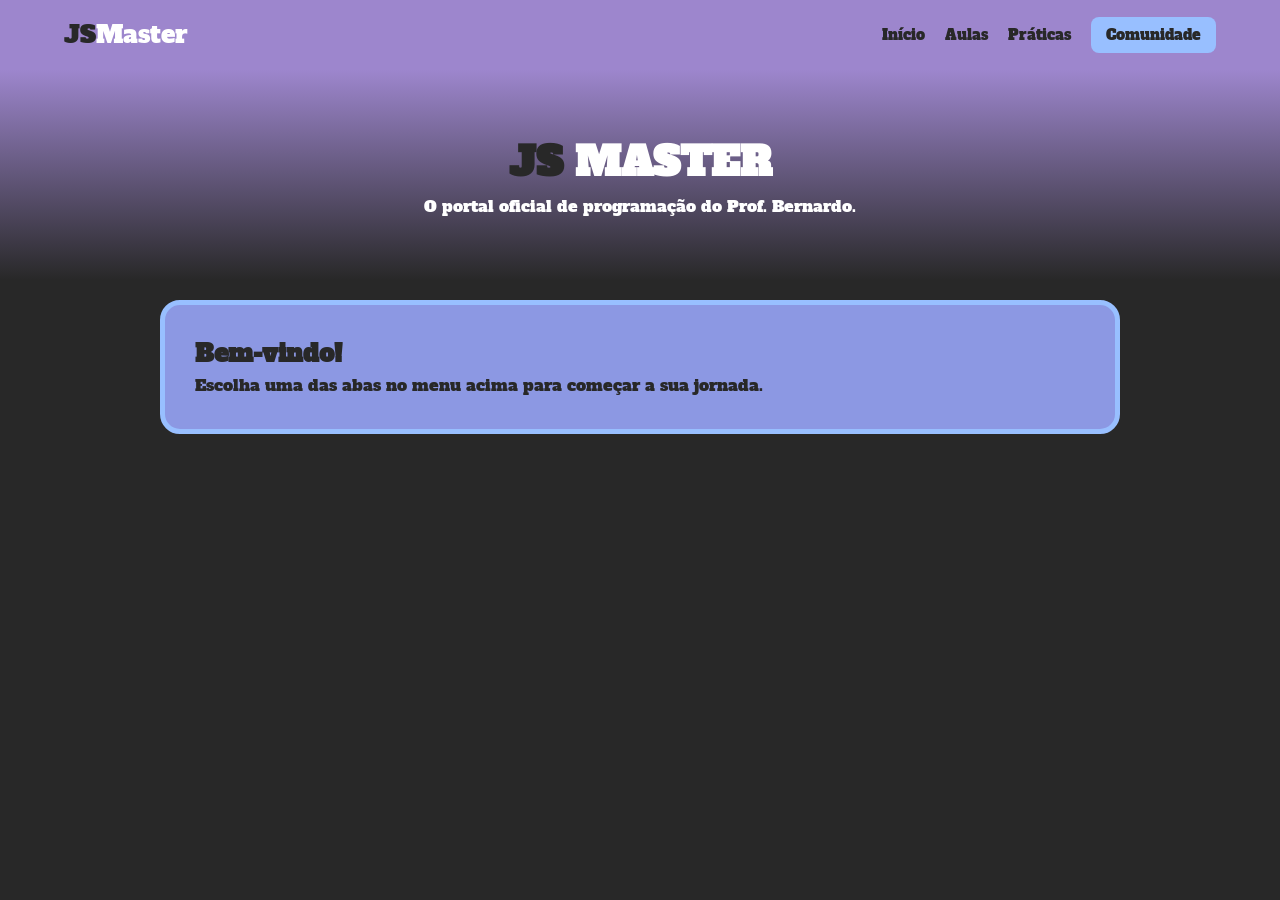
<file: index.html>
<!DOCTYPE html>
<html lang="pt-br">
<head>
    <meta charset="UTF-8">
    <meta name="viewport" content="width=device-width, initial-scale=1.0">
    <title>JS Master - Início</title>
    <link rel="stylesheet" href="style.css">
</head>
<body>
    <nav class="navbar">
        <div class="logo">JS<span>Master</span></div>
        <ul>
            <li><a href="index.html">Início</a></li>
            <li><a href="aulas.html">Aulas</a></li>
            <li><a href="praticas.html">Práticas</a></li>
            <li><a href="https://discord.com/channels/1499755355570176081/1499755770991083570" target="_blank" class="btn-comunidade">Comunidade</a></li>
        </ul>
    </nav>
    <header class="hero">
        <h1>JS <span>MASTER</span></h1>
        <p>O portal oficial de programação do Prof. Bernardo.</p>
    </header>
    <main class="container">
        <section class="card">
            <h2>Bem-vindo!</h2>
            <p>Escolha uma das abas no menu acima para começar a sua jornada.</p>
        </section>
    </main>
</body>
</html>
</file>
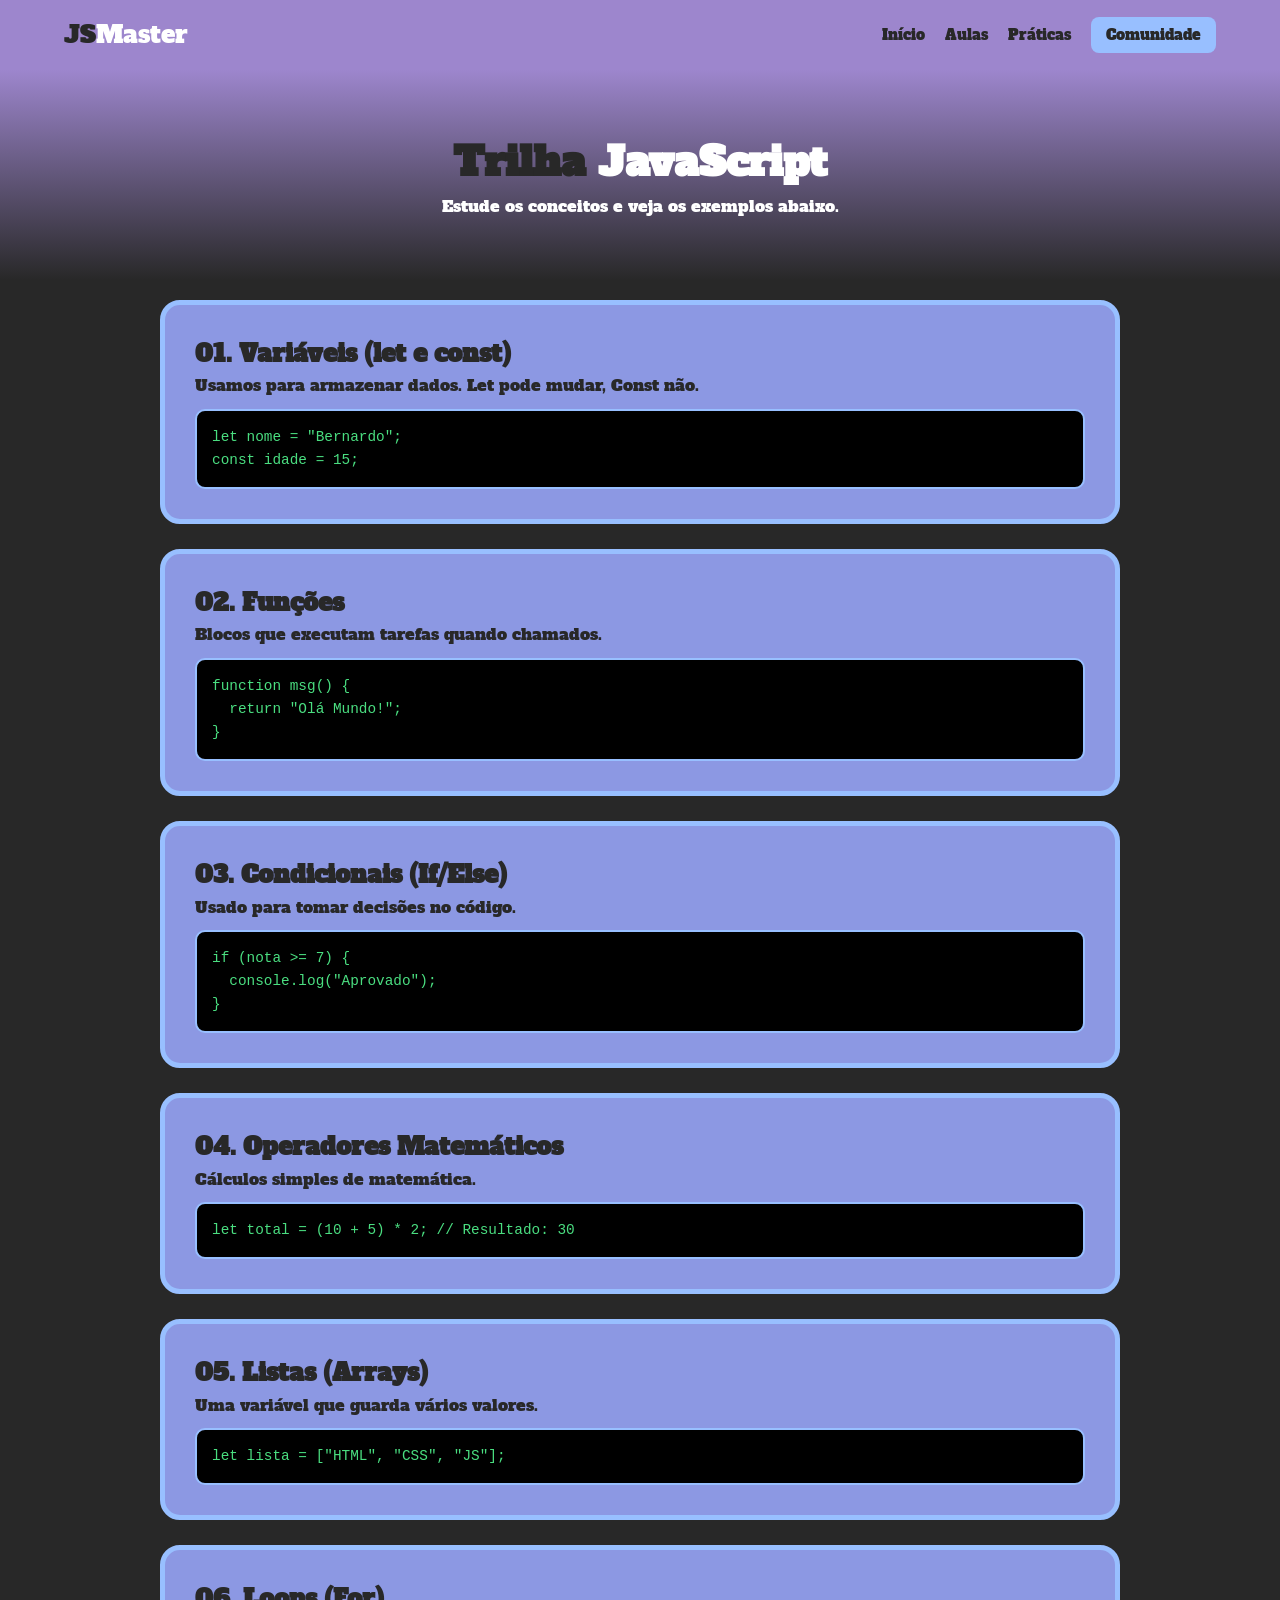
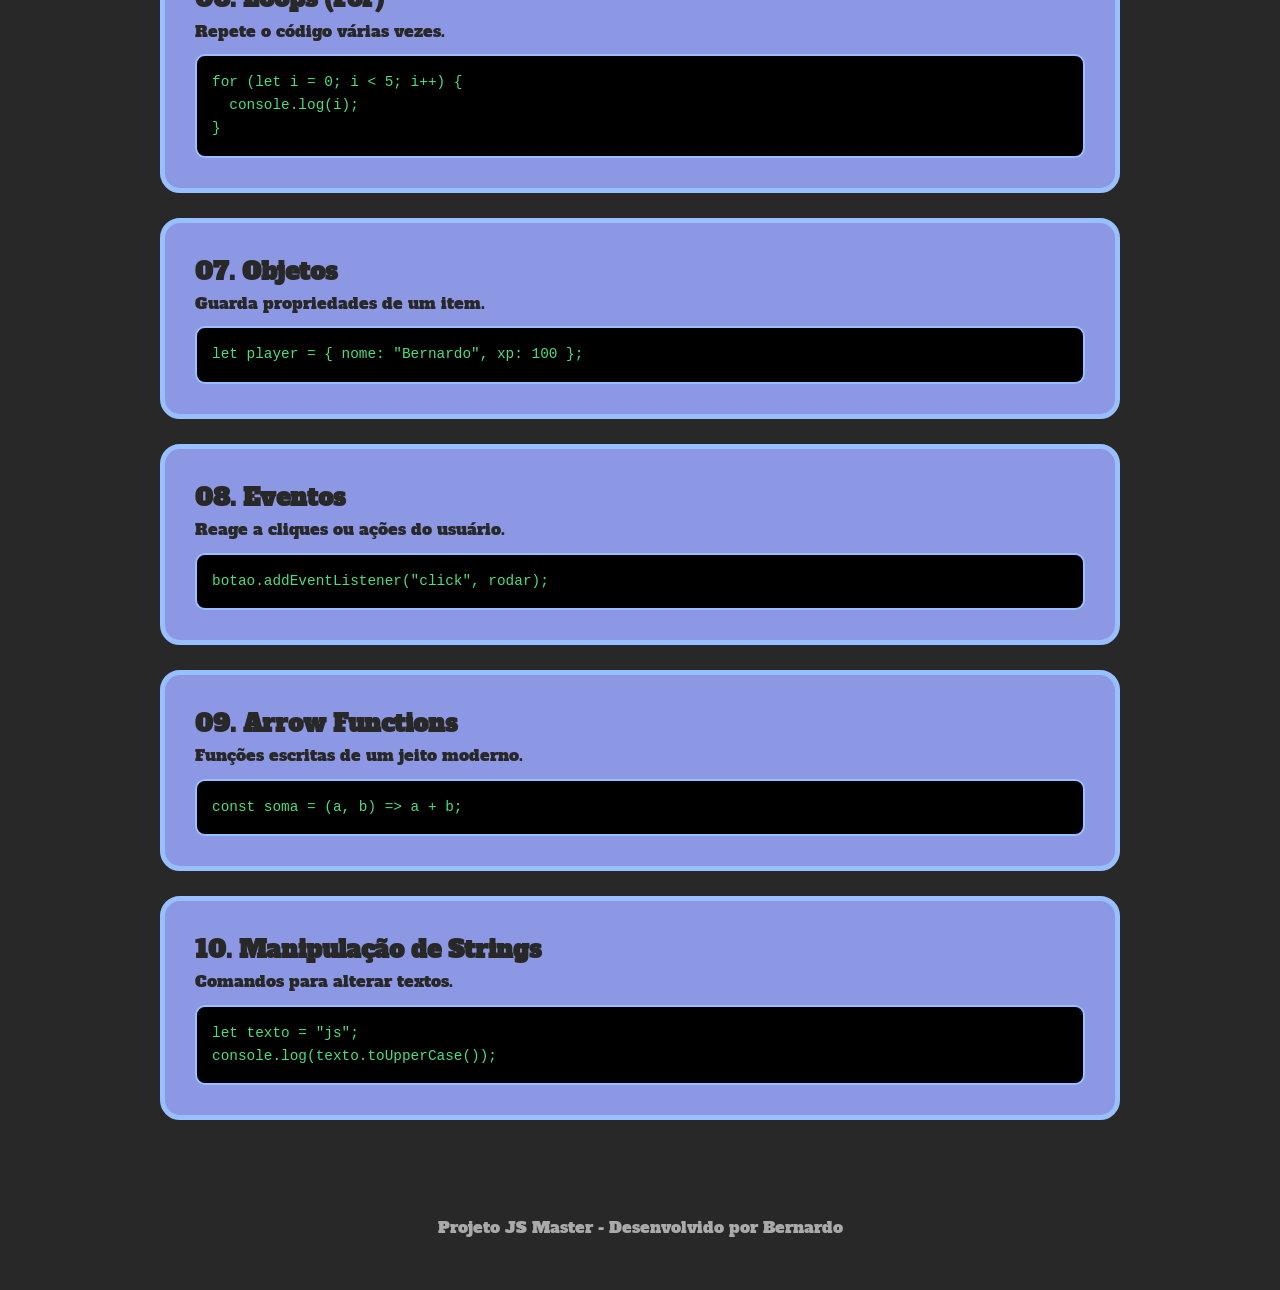
<file: aulas.html>
<!DOCTYPE html>
<html lang="pt-br">
<head>
    <meta charset="UTF-8">
    <meta name="viewport" content="width=device-width, initial-scale=1.0">
    <title>JS Master - Conteúdo das Aulas</title>
    <link rel="stylesheet" href="style.css">
    <style>
        /* Estilo extra para os blocos de código ficarem bonitos na aula */
        code {
            background-color: #000;
            color: #4ade80;
            padding: 15px;
            display: block;
            border-radius: 10px;
            margin-top: 10px;
            font-family: monospace !important;
            font-size: 0.9rem;
            border: 2px solid var(--accent);
        }
    </style>
</head>
<body>
    <nav class="navbar">
        <div class="logo">JS<span>Master</span></div>
        <ul>
            <li><a href="index.html">Início</a></li>
            <li><a href="aulas.html">Aulas</a></li>
            <li><a href="praticas.html">Práticas</a></li>
            <li><a href="https://discord.com/channels/1499755355570176081/1499755770991083570" target="_blank" class="btn-comunidade">Comunidade</a></li>
        </ul>
    </nav>

    <header class="hero">
        <h1>Trilha <span>JavaScript</span></h1>
        <p>Estude os conceitos e veja os exemplos abaixo.</p>
    </header>

    <main class="container">
        <section class="card">
            <h2>01. Variáveis (let e const)</h2>
            <p>Usamos para armazenar dados. Let pode mudar, Const não.</p>
            <code>let nome = "Bernardo";<br>const idade = 15;</code>
        </section>

        <section class="card">
            <h2>02. Funções</h2>
            <p>Blocos que executam tarefas quando chamados.</p>
            <code>function msg() {<br>&nbsp;&nbsp;return "Olá Mundo!";<br>}</code>
        </section>

        <section class="card">
            <h2>03. Condicionais (If/Else)</h2>
            <p>Usado para tomar decisões no código.</p>
            <code>if (nota >= 7) {<br>&nbsp;&nbsp;console.log("Aprovado");<br>}</code>
        </section>

        <section class="card">
            <h2>04. Operadores Matemáticos</h2>
            <p>Cálculos simples de matemática.</p>
            <code>let total = (10 + 5) * 2; // Resultado: 30</code>
        </section>

        <section class="card">
            <h2>05. Listas (Arrays)</h2>
            <p>Uma variável que guarda vários valores.</p>
            <code>let lista = ["HTML", "CSS", "JS"];</code>
        </section>

        <section class="card">
            <h2>06. Loops (For)</h2>
            <p>Repete o código várias vezes.</p>
            <code>for (let i = 0; i < 5; i++) {<br>&nbsp;&nbsp;console.log(i);<br>}</code>
        </section>

        <section class="card">
            <h2>07. Objetos</h2>
            <p>Guarda propriedades de um item.</p>
            <code>let player = { nome: "Bernardo", xp: 100 };</code>
        </section>

        <section class="card">
            <h2>08. Eventos</h2>
            <p>Reage a cliques ou ações do usuário.</p>
            <code>botao.addEventListener("click", rodar);</code>
        </section>

        <section class="card">
            <h2>09. Arrow Functions</h2>
            <p>Funções escritas de um jeito moderno.</p>
            <code>const soma = (a, b) => a + b;</code>
        </section>

        <section class="card">
            <h2>10. Manipulação de Strings</h2>
            <p>Comandos para alterar textos.</p>
            <code>let texto = "js";<br>console.log(texto.toUpperCase());</code>
        </section>
    </main>

    <footer style="text-align: center; padding: 50px; opacity: 0.6;">
        <p>Projeto JS Master - Desenvolvido por Bernardo</p>
    </footer>
</body>
</html>
</file>
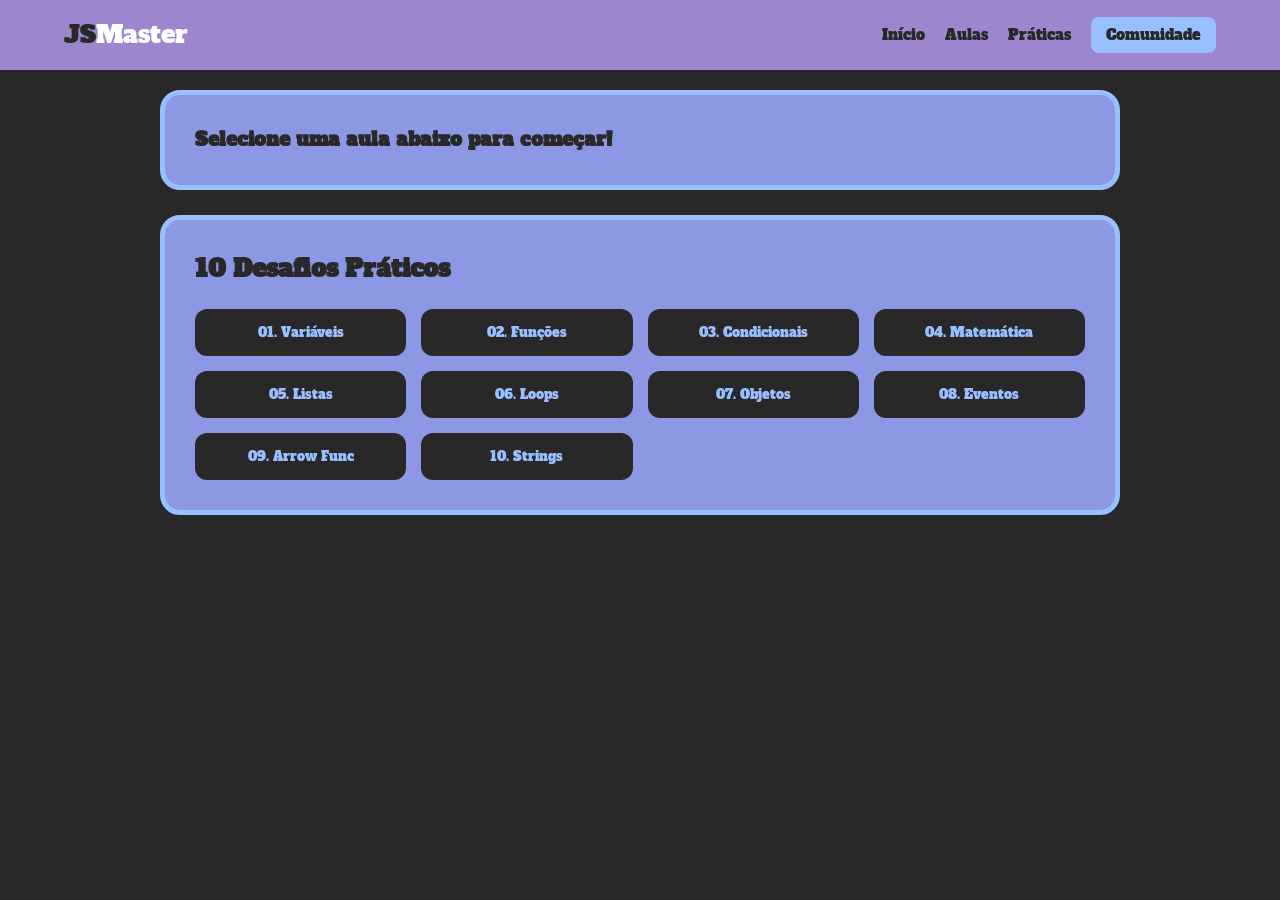
<file: praticas.html>
<!DOCTYPE html>
<html lang="pt-br">
<head>
    <meta charset="UTF-8">
    <meta name="viewport" content="width=device-width, initial-scale=1.0">
    <title>JS Master - Práticas</title>
    <link rel="stylesheet" href="style.css">
</head>
<body>
    <nav class="navbar">
        <div class="logo">JS<span>Master</span></div>
        <ul>
            <li><a href="index.html">Início</a></li>
            <li><a href="aulas.html">Aulas</a></li>
            <li><a href="praticas.html">Práticas</a></li>
            <li><a href="https://discord.com/channels/1499755355570176081/1499755770991083570" target="_blank" class="btn-comunidade">Comunidade</a></li>
        </ul>
    </nav>
    <main class="container">
        <div id="tutorial-texto">
            <div class="card"><h3>Selecione uma aula abaixo para começar!</h3></div>
        </div>
        <section class="card">
            <h2>10 Desafios Práticos</h2>
            <div class="grid-aulas">
                <button onclick="verAula(1)" class="btn-lesson">01. Variáveis</button>
                <button onclick="verAula(2)" class="btn-lesson">02. Funções</button>
                <button onclick="verAula(3)" class="btn-lesson">03. Condicionais</button>
                <button onclick="verAula(4)" class="btn-lesson">04. Matemática</button>
                <button onclick="verAula(5)" class="btn-lesson">05. Listas</button>
                <button onclick="verAula(6)" class="btn-lesson">06. Loops</button>
                <button onclick="verAula(7)" class="btn-lesson">07. Objetos</button>
                <button onclick="verAula(8)" class="btn-lesson">08. Eventos</button>
                <button onclick="verAula(9)" class="btn-lesson">09. Arrow Func</button>
                <button onclick="verAula(10)" class="btn-lesson">10. Strings</button>
            </div>
        </section>
    </main>
    <script src="script.js"></script>
</body>
</html>
</file>
<file: style.css>
@import url('https://fonts.googleapis.com/css2?family=Alfa+Slab+One&display=swap');

:root {
    --bg-color: #282828;
    --nav-bg: #9D86CD;
    --card-bg: #8c98e3;
    --accent: #98BFFF;
    --secondary: #909ce8;
    --text-white: #ffffff;
    --text-dark: #282828;
}

* {
    margin: 0; padding: 0; box-sizing: border-box;
    font-family: 'Alfa Slab One', cursive;
}

body {
    background-color: var(--bg-color);
    color: var(--text-white);
    line-height: 1.6;
}

/* NAVBAR */
.navbar {
    background-color: var(--nav-bg);
    padding: 1rem 5%;
    display: flex; justify-content: space-between; align-items: center;
    position: sticky; top: 0; z-index: 1000;
}

.navbar .logo { color: var(--text-dark); font-size: 1.5rem; }
.navbar .logo span { color: var(--text-white); }

.navbar ul { display: flex; list-style: none; gap: 20px; align-items: center; }
.navbar ul li a { text-decoration: none; color: var(--text-dark); font-size: 0.9rem; }

.btn-comunidade {
    background-color: var(--accent);
    padding: 8px 15px; border-radius: 8px;
}

/* HERO & CONTAINER */
.hero { text-align: center; padding: 60px 20px; background: linear-gradient(180deg, var(--nav-bg), transparent); }
.hero h1 { font-size: 2.5rem; color: var(--text-dark); }
.hero h1 span { color: var(--text-white); }

.container { max-width: 1000px; margin: 0 auto; padding: 20px; }

/* CARDS */
.card {
    background-color: var(--card-bg);
    color: var(--text-dark);
    padding: 30px; border-radius: 20px;
    border: 5px solid var(--accent);
    margin-bottom: 25px;
}

/* BOTÕES DE AULA */
.grid-aulas {
    display: grid;
    grid-template-columns: repeat(auto-fit, minmax(200px, 1fr));
    gap: 15px; margin-top: 20px;
}

.btn-lesson {
    background-color: var(--bg-color);
    color: var(--accent);
    border: none; padding: 15px;
    border-radius: 12px; cursor: pointer;
    font-family: 'Alfa Slab One', cursive;
    font-size: 0.8rem; transition: 0.3s;
}

.btn-lesson:hover { transform: scale(1.05); background-color: var(--text-dark); }

/* EDITOR */
#codigo-editor {
    width: 100%; height: 200px; background: #000; color: #4ade80;
    padding: 15px; font-family: monospace !important; border-radius: 10px;
    margin-top: 15px; border: 3px solid var(--nav-bg);
}

#console-output {
    background: #111; color: #fff; padding: 15px;
    border-radius: 10px; margin-top: 10px; font-family: monospace !important;
}
</file>
